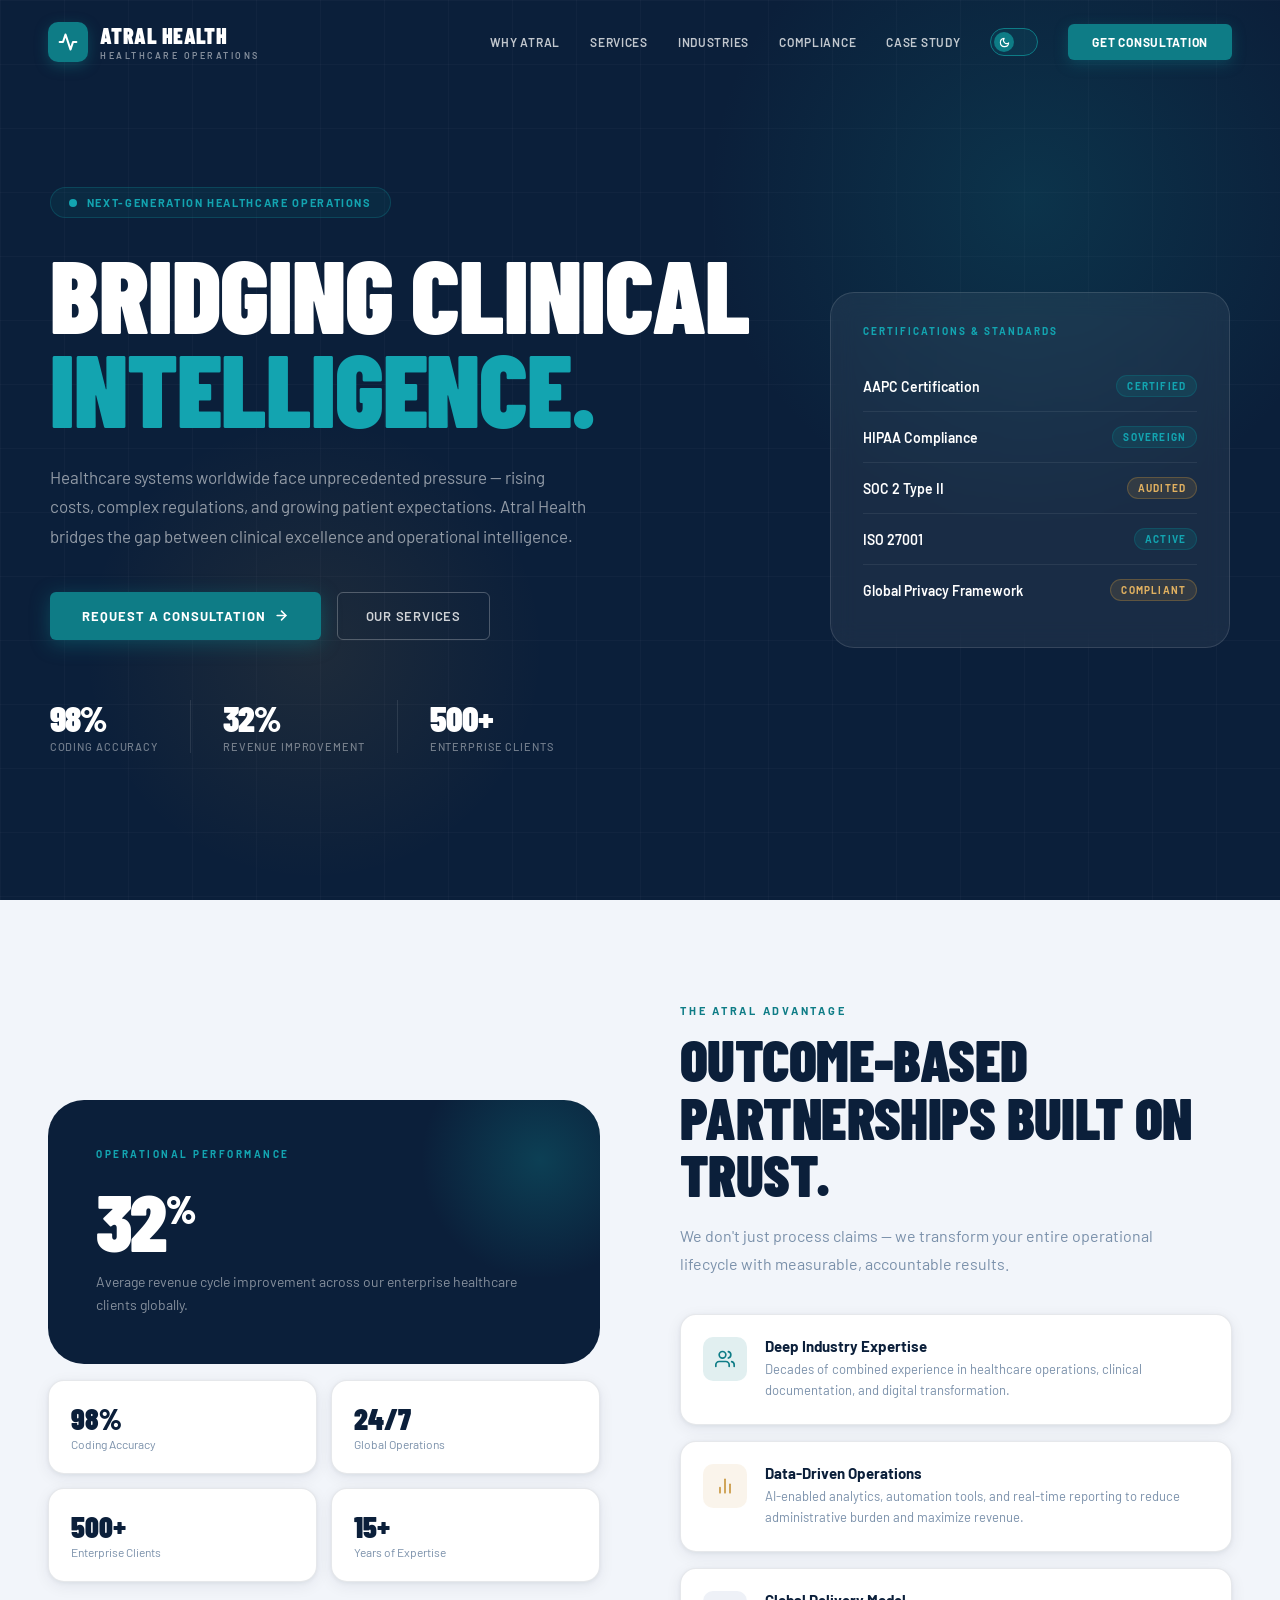
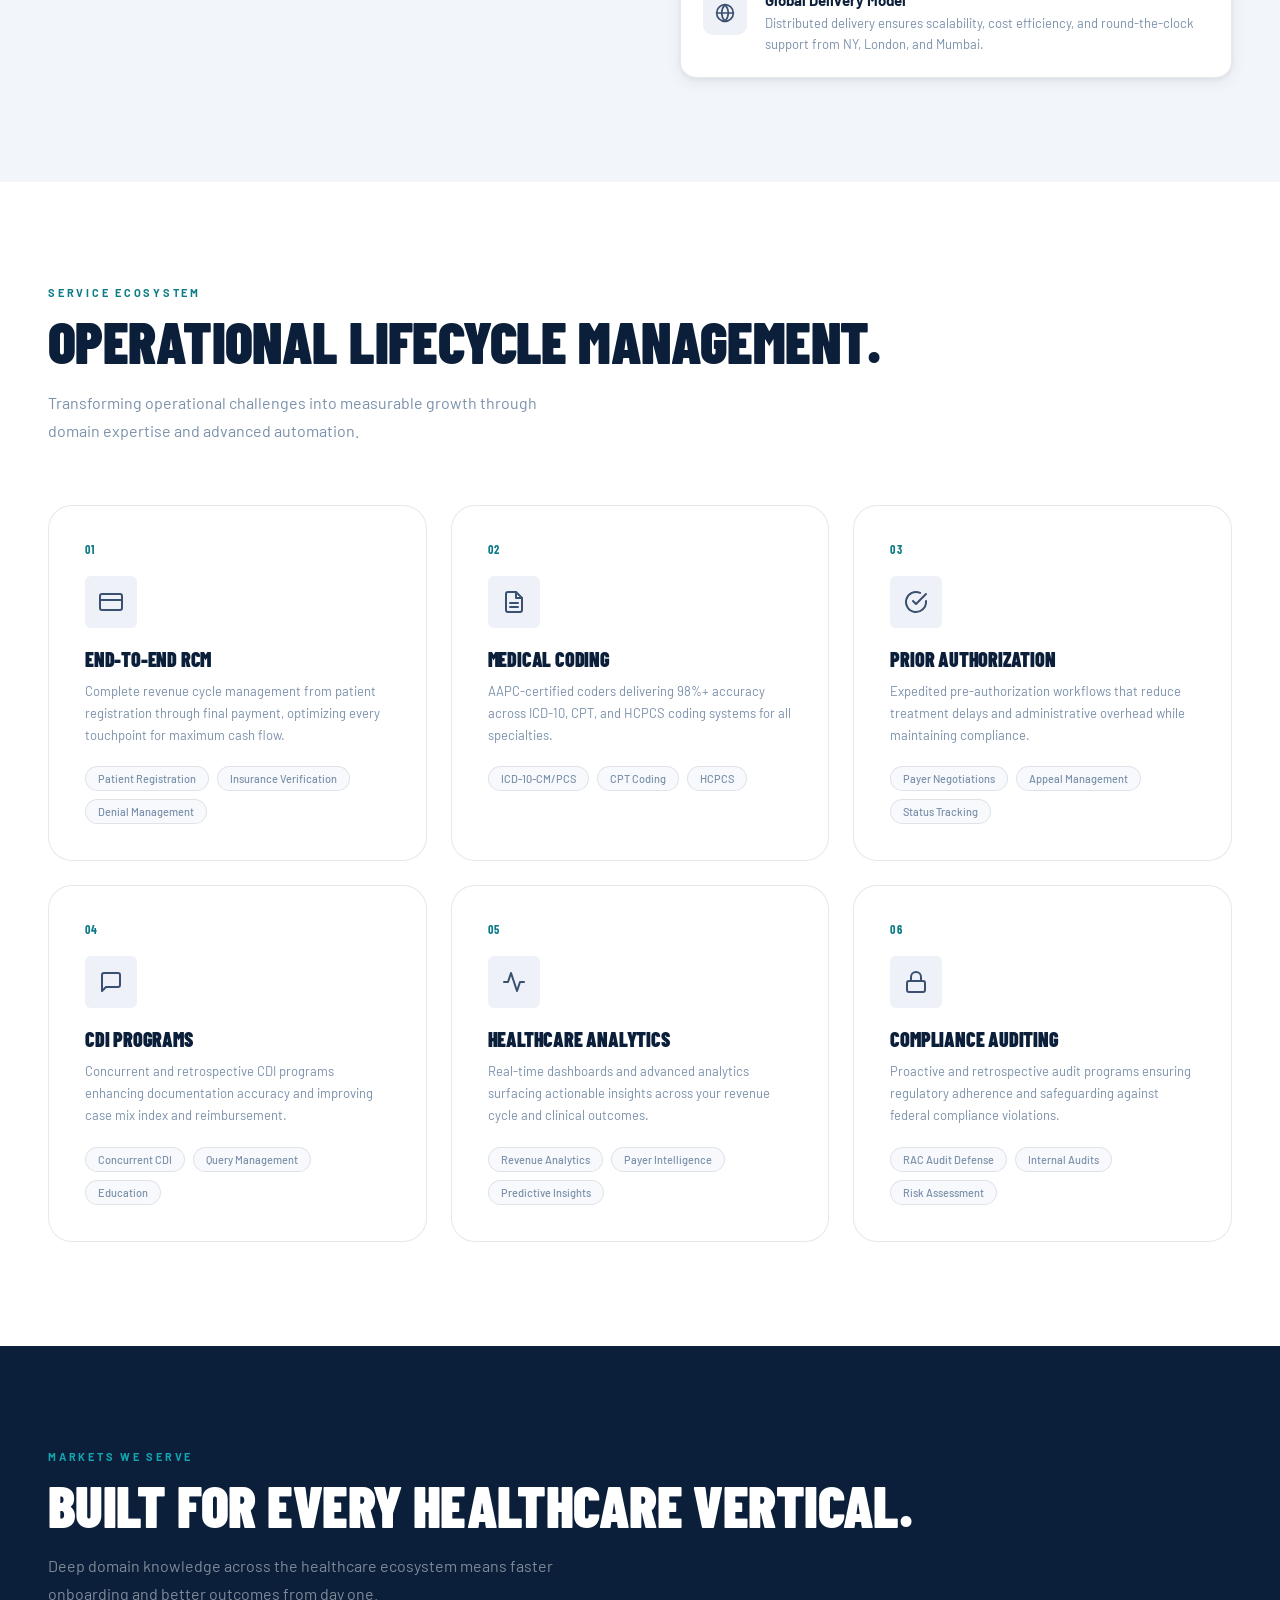
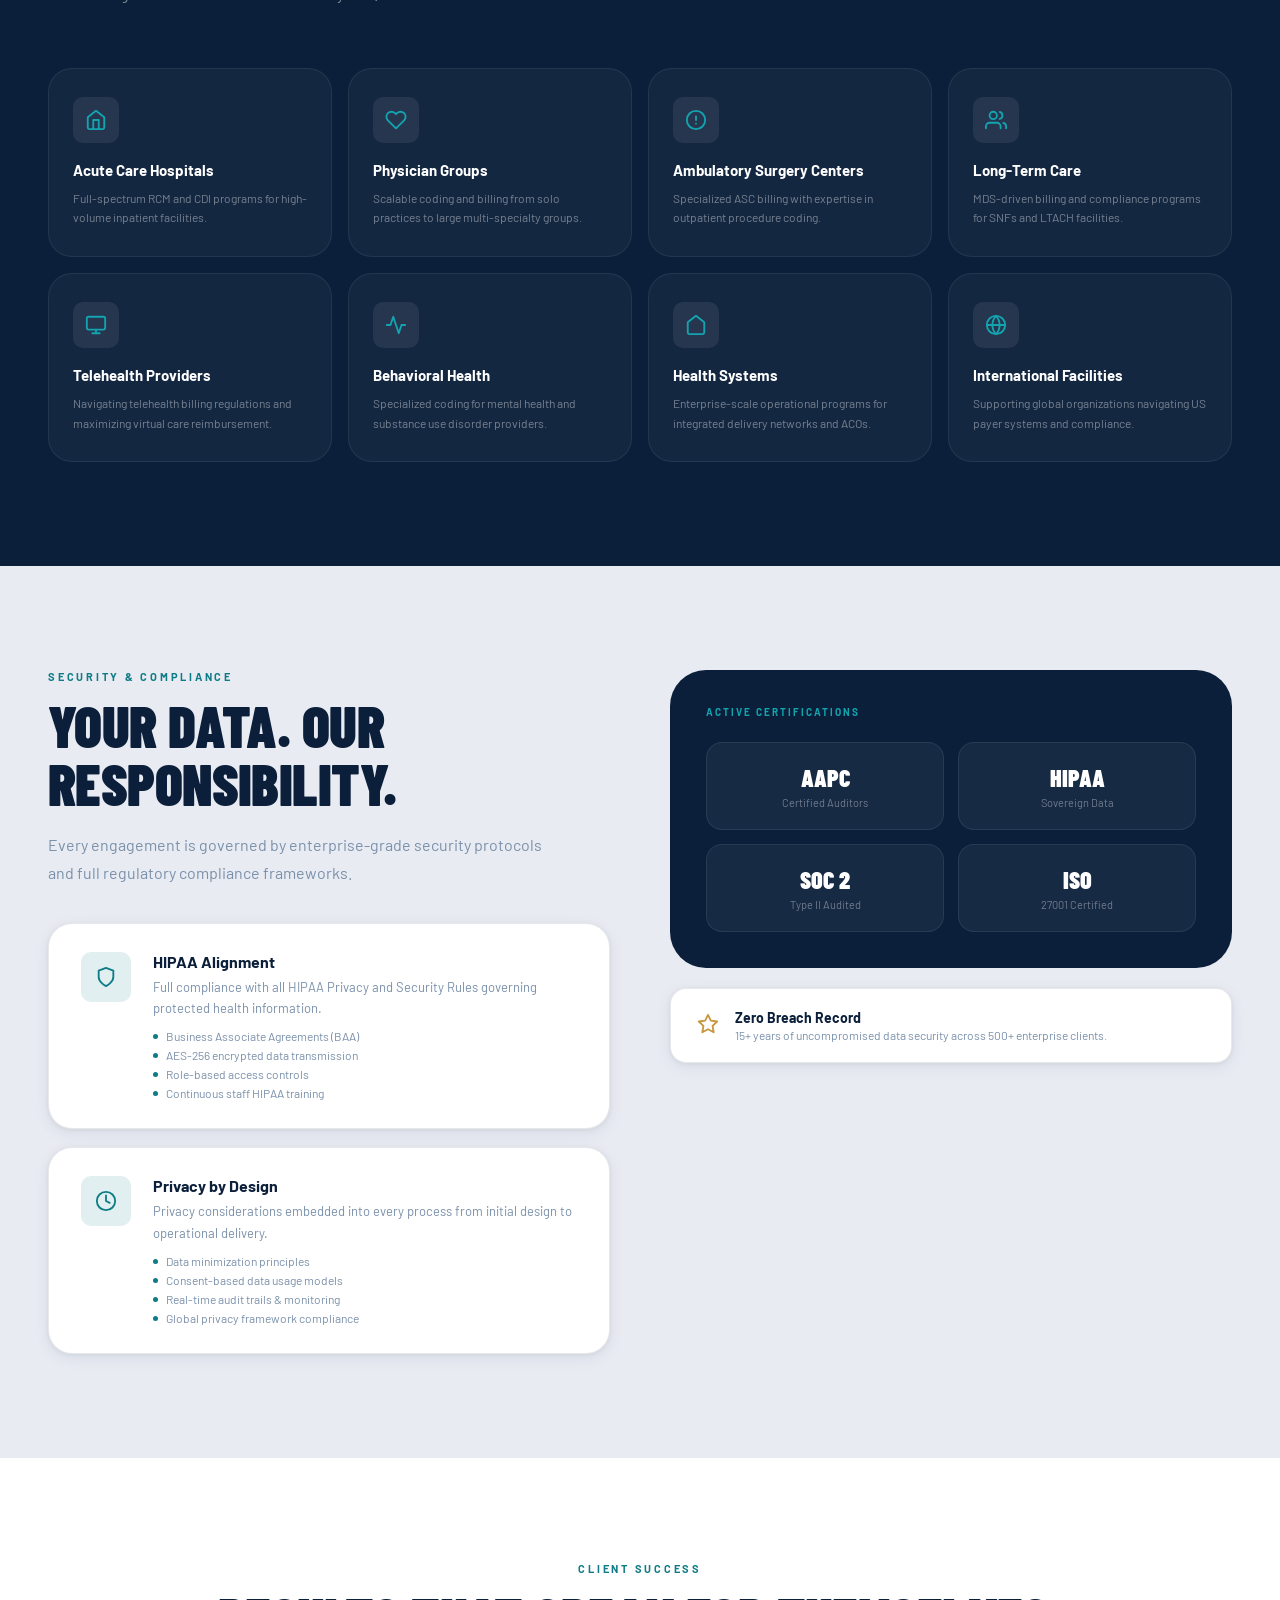
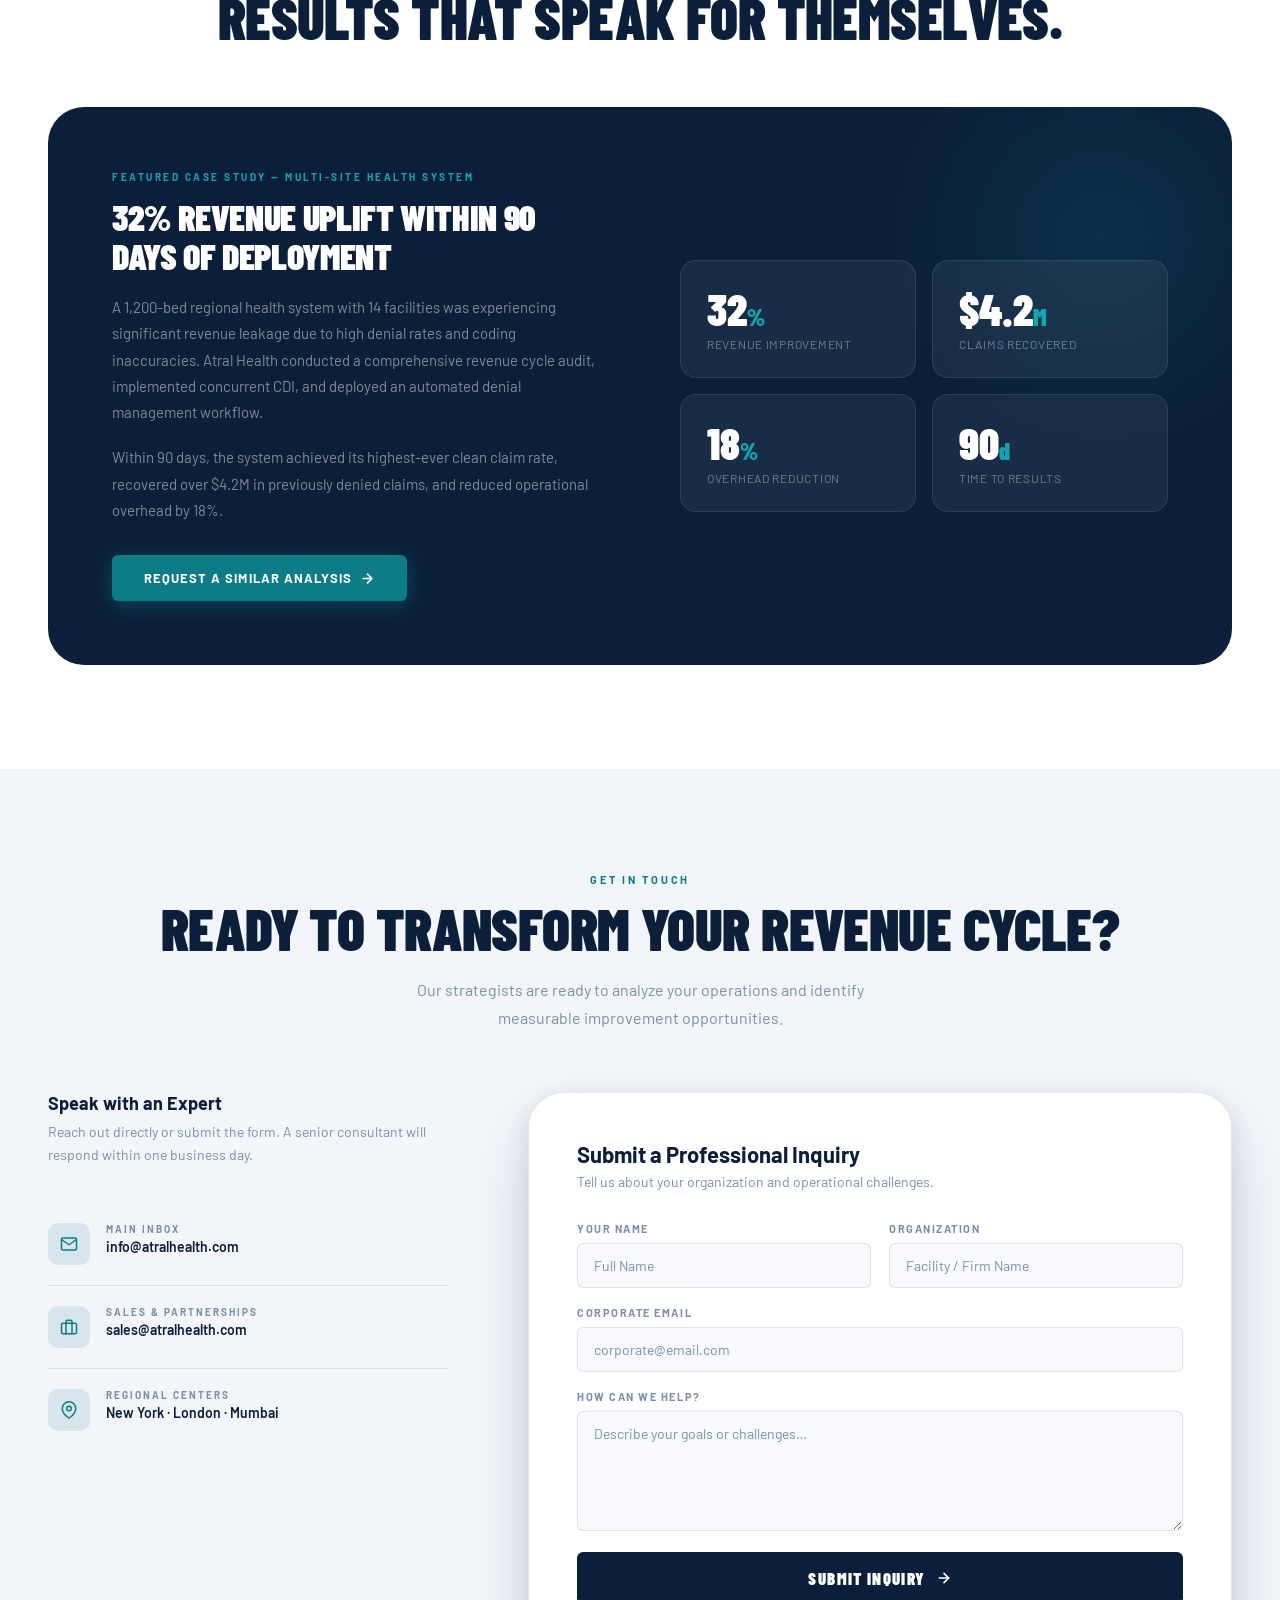
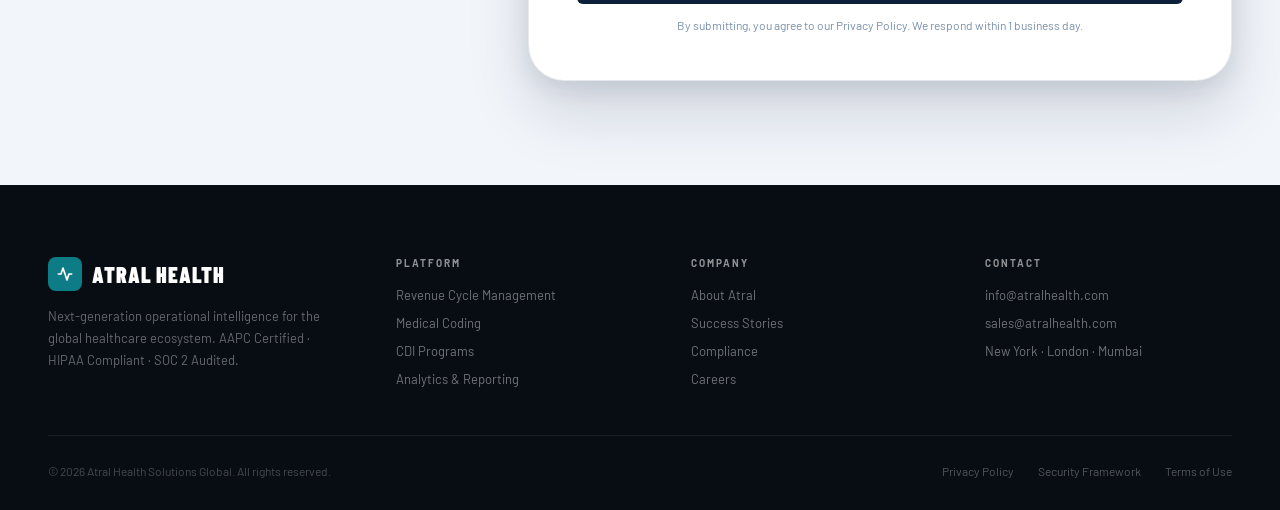
<file: index.html>
<!DOCTYPE html>
<html lang="en">
<head>
<meta name="google-site-verification" content="G3eOu7w10t2h8apHJliybaXr_o9OVWD89Gmm7Xp7gZI" />
<link rel="icon" href="/path/to/favicon.ico">
<meta charset="UTF-8">
<meta name="viewport" content="width=device-width, initial-scale=1.0">
<title>Atral Health | Enterprise Healthcare Operations & RCM</title>
<link href="https://fonts.googleapis.com/css2?family=Barlow+Condensed:wght@600;700;800;900&family=Barlow:wght@300;400;500;600;700&display=swap" rel="stylesheet">
<style>
/* ═══════════════════════════════════════════════
   THEME TOKENS — All colors live here ONLY
═══════════════════════════════════════════════ */
:root {
  --teal:        #0E7C86;
  --teal-lt:     #13A4B0;
  --teal-dim:    rgba(14,124,134,0.12);
  --gold:        #C8963E;
  --gold-lt:     #E0B060;
  --r-xs: 6px; --r-sm: 10px; --r-md: 16px; --r-lg: 24px; --r-xl: 36px;

  /* Light */
  --bg:           #F2F5FA;
  --bg-alt:       #E8EBF2;
  --surface:      #FFFFFF;
  --surface-2:    #F7F9FC;
  --surface-3:    #EEF1F7;
  --text-1:       #0B1F3A;
  --text-2:       #3A5070;
  --text-3:       #7A90AA;
  --border:       rgba(11,31,58,0.10);
  --border-s:     rgba(11,31,58,0.18);
  --dark-s:       #0B1F3A;
  --dark-s2:      #112849;
  --nav-bg:       rgba(255,255,255,0.96);
  --nav-border:   rgba(11,31,58,0.10);
  --nav-shadow:   0 2px 24px rgba(11,31,58,0.08);
  --sh-sm:        0 1px 4px rgba(11,31,58,0.06),0 4px 16px rgba(11,31,58,0.07);
  --sh-md:        0 2px 8px rgba(11,31,58,0.06),0 12px 32px rgba(11,31,58,0.09);
  --sh-lg:        0 8px 24px rgba(11,31,58,0.10),0 32px 64px rgba(11,31,58,0.14);
  --tog-track:    rgba(14,124,134,0.15);
  --tog-border:   #0E7C86;
  --tog-thumb:    #0E7C86;
}
html.dark {
  --bg:           #0C1018;
  --bg-alt:       #080C12;
  --surface:      #141921;
  --surface-2:    #1A2130;
  --surface-3:    #202838;
  --text-1:       #E6EDF8;
  --text-2:       #97ACC4;
  --text-3:       #546778;
  --border:       rgba(255,255,255,0.07);
  --border-s:     rgba(255,255,255,0.14);
  --dark-s:       #0B1F3A;
  --dark-s2:      #112849;
  --nav-bg:       rgba(12,16,24,0.96);
  --nav-border:   rgba(255,255,255,0.07);
  --nav-shadow:   0 2px 24px rgba(0,0,0,0.4);
  --sh-sm:        0 1px 4px rgba(0,0,0,0.3),0 4px 16px rgba(0,0,0,0.35);
  --sh-md:        0 2px 8px rgba(0,0,0,0.3),0 12px 32px rgba(0,0,0,0.4);
  --sh-lg:        0 8px 24px rgba(0,0,0,0.4),0 32px 64px rgba(0,0,0,0.5);
  --tog-track:    rgba(224,176,96,0.12);
  --tog-border:   #E0B060;
  --tog-thumb:    #E0B060;
}

/* ═══════════════════════════════════════════════ BASE */
*,*::before,*::after{box-sizing:border-box;margin:0;padding:0}
html{scroll-behavior:smooth}
body{
  font-family:'Barlow',sans-serif;color:var(--text-1);
  background:var(--bg);-webkit-font-smoothing:antialiased;
  overflow-x:hidden;transition:background .35s,color .35s;
}
h1,h2,h3,h4{
  font-family:'Barlow Condensed',sans-serif;font-weight:900;
  letter-spacing:-0.01em;line-height:1.0;color:var(--text-1);
  text-transform:uppercase;transition:color .35s;
}
a{text-decoration:none}
::-webkit-scrollbar{width:6px}
::-webkit-scrollbar-track{background:var(--bg)}
::-webkit-scrollbar-thumb{background:var(--teal);border-radius:10px}

/* Global transition for theme */
nav,section,footer,.svc-card,.value-item,.about-mini,
.comp-card,.contact-form-wrap,.trust-strip,.ind-card,
.cert-tile,.form-control,.cert-showcase,.metric-tile,
.hero-card,.tag,.c-icon,.v-icon,.svc-icon,.footer-brand-name{
  transition:background .35s,border-color .35s,box-shadow .35s,color .35s;
}

/* ═══════════════════════════════════════════════ LAYOUT */
.container{max-width:1280px;margin:0 auto;padding:0 48px}
section{padding:104px 0}

/* ═══════════════════════════════════════════════ NAV */
#navbar{position:fixed;top:0;left:0;width:100%;z-index:200;padding:22px 0;transition:all .4s}
#navbar.scrolled{background:var(--nav-bg);backdrop-filter:blur(20px) saturate(180%);border-bottom:1px solid var(--nav-border);padding:14px 0;box-shadow:var(--nav-shadow)}
.nav-inner{max-width:1280px;margin:0 auto;padding:0 48px;display:flex;align-items:center;justify-content:space-between}

.logo{display:flex;align-items:center;gap:12px}
.logo-icon{width:40px;height:40px;border-radius:10px;background:var(--teal);display:flex;align-items:center;justify-content:center;flex-shrink:0;box-shadow:0 4px 14px rgba(14,124,134,.4)}
.logo-icon svg{color:#fff}
.logo-name{font-family:'Barlow Condensed',sans-serif;font-size:22px;font-weight:900;letter-spacing:.02em;text-transform:uppercase;color:#fff;line-height:1;transition:color .35s}
.logo-sub{font-size:9px;font-weight:600;letter-spacing:.28em;text-transform:uppercase;color:rgba(255,255,255,.5);display:block;margin-top:3px;transition:color .35s}
#navbar.scrolled .logo-name{color:var(--text-1)}
#navbar.scrolled .logo-sub{color:var(--text-3)}

.nav-links{display:flex;align-items:center;gap:30px}
.nav-links>a{font-size:12px;font-weight:600;letter-spacing:.06em;text-transform:uppercase;color:rgba(255,255,255,.75);transition:color .2s}
.nav-links>a:hover{color:#fff}
#navbar.scrolled .nav-links>a{color:var(--text-2)}
#navbar.scrolled .nav-links>a:hover{color:var(--text-1)}

.nav-cta{background:var(--teal)!important;color:#fff!important;padding:11px 24px;border-radius:var(--r-xs);font-size:12px!important;font-weight:700!important;letter-spacing:.08em;text-transform:uppercase;box-shadow:0 4px 14px rgba(14,124,134,.35);transition:background .2s,transform .2s!important}
.nav-cta:hover{background:var(--teal-lt)!important;transform:translateY(-1px)}

/* Theme toggle */
.theme-btn{width:48px;height:28px;background:var(--tog-track);border:1.5px solid var(--tog-border);border-radius:20px;cursor:pointer;position:relative;flex-shrink:0;outline:none;transition:background .35s,border-color .35s}
.theme-thumb{position:absolute;top:3px;left:3px;width:20px;height:20px;border-radius:50%;background:var(--tog-thumb);display:flex;align-items:center;justify-content:center;transition:transform .35s cubic-bezier(.34,1.56,.64,1),background .35s}
html.dark .theme-thumb{transform:translateX(20px)}
.icon-light,.icon-dark{width:11px;height:11px;pointer-events:none}
.icon-light{display:none}
html.dark .icon-light{display:block}
html.dark .icon-dark{display:none}

/* Hamburger */
.hamburger{display:none;background:none;border:none;cursor:pointer;padding:6px;flex-direction:column;gap:5px}
.hamburger span{display:block;width:24px;height:2.5px;background:rgba(255,255,255,.85);border-radius:2px;transition:background .35s}
#navbar.scrolled .hamburger span{background:var(--text-1)}

/* Mobile nav */
.mobile-nav{display:none;position:fixed;inset:0;z-index:190;background:var(--surface);flex-direction:column;padding:100px 40px 40px;gap:8px}
.mobile-nav.open{display:flex}
.mobile-nav a{font-family:'Barlow Condensed',sans-serif;font-size:42px;font-weight:900;text-transform:uppercase;color:var(--text-1);opacity:.65;transition:opacity .2s}
.mobile-nav a:hover{opacity:1}
.mob-close{position:absolute;top:22px;right:26px;background:none;border:none;font-size:30px;line-height:1;color:var(--text-1);cursor:pointer}

/* ═══════════════════════════════════════════════ HERO */
.hero{min-height:100vh;background:var(--dark-s);position:relative;overflow:hidden;display:flex;align-items:center;padding:120px 0 80px}
.hero::before{content:'';position:absolute;inset:0;background-image:linear-gradient(rgba(255,255,255,.025) 1px,transparent 1px),linear-gradient(90deg,rgba(255,255,255,.025) 1px,transparent 1px);background-size:64px 64px}
.hero-glow-a{position:absolute;pointer-events:none;width:700px;height:700px;top:-150px;right:-100px;background:radial-gradient(circle,rgba(14,124,134,.22) 0%,transparent 65%)}
.hero-glow-b{position:absolute;pointer-events:none;width:500px;height:500px;bottom:0;left:5%;background:radial-gradient(circle,rgba(200,150,62,.10) 0%,transparent 65%)}
.hero-inner{max-width:1280px;margin:0 auto;padding:0 48px;position:relative;z-index:1;display:grid;grid-template-columns:1fr 400px;gap:80px;align-items:center}

.hero-badge{display:inline-flex;align-items:center;gap:10px;background:rgba(14,124,134,.12);border:1px solid rgba(14,124,134,.35);border-radius:40px;padding:8px 18px;margin-bottom:28px}
.hero-badge-dot{width:8px;height:8px;border-radius:50%;background:var(--teal-lt);animation:pulse-dot 2.5s infinite}
@keyframes pulse-dot{0%,100%{box-shadow:0 0 0 0 rgba(19,164,176,.7)}50%{box-shadow:0 0 0 8px rgba(19,164,176,0)}}
.hero-badge span{font-size:11px;font-weight:700;letter-spacing:.15em;text-transform:uppercase;color:var(--teal-lt)}
.hero h1{font-size:clamp(56px,8vw,108px);font-weight:900;color:#fff;line-height:.92;letter-spacing:-.01em;margin-bottom:28px;text-transform:uppercase}
.hero h1 .accent{color:var(--teal-lt)}
.hero-desc{font-size:17px;line-height:1.75;color:rgba(255,255,255,.55);max-width:540px;margin-bottom:40px;font-weight:400}
.hero-btns{display:flex;gap:16px;flex-wrap:wrap;margin-bottom:60px}

.btn-primary{display:inline-flex;align-items:center;gap:8px;background:var(--teal);color:#fff;padding:15px 32px;border-radius:var(--r-xs);font-size:13px;font-weight:700;letter-spacing:.08em;text-transform:uppercase;box-shadow:0 4px 20px rgba(14,124,134,.45);transition:background .2s,transform .2s,box-shadow .2s}
.btn-primary:hover{background:var(--teal-lt);transform:translateY(-2px);box-shadow:0 8px 28px rgba(14,124,134,.5)}
.btn-ghost{display:inline-flex;align-items:center;gap:8px;border:1.5px solid rgba(255,255,255,.25);color:rgba(255,255,255,.8);padding:15px 28px;border-radius:var(--r-xs);font-size:13px;font-weight:600;letter-spacing:.06em;text-transform:uppercase;transition:border-color .2s,color .2s}
.btn-ghost:hover{border-color:rgba(255,255,255,.65);color:#fff}

.hero-stats{display:flex}
.hero-stat{padding:0 32px 0 0}
.hero-stat:first-child{padding-left:0}
.hero-stat+.hero-stat{border-left:1px solid rgba(255,255,255,.1);padding-left:32px}
.hero-stat-val{font-family:'Barlow Condensed',sans-serif;font-size:36px;font-weight:900;color:#fff;line-height:1;letter-spacing:-.02em}
.hero-stat-lbl{font-size:11px;font-weight:500;color:rgba(255,255,255,.42);letter-spacing:.08em;text-transform:uppercase;margin-top:4px}

.hero-card{background:rgba(255,255,255,.06);border:1px solid rgba(255,255,255,.12);border-radius:var(--r-lg);backdrop-filter:blur(12px);padding:32px}
.hero-card-label{font-size:10px;font-weight:700;letter-spacing:.2em;text-transform:uppercase;color:var(--teal-lt);margin-bottom:24px}
.cert-row{display:flex;align-items:center;justify-content:space-between;padding:14px 0;border-bottom:1px solid rgba(255,255,255,.07)}
.cert-row:last-child{border-bottom:none}
.cert-row-name{font-size:14px;font-weight:600;color:#fff}
.cert-pill{font-size:10px;font-weight:700;letter-spacing:.12em;text-transform:uppercase;padding:4px 10px;border-radius:20px;background:rgba(14,124,134,.2);color:var(--teal-lt);border:1px solid rgba(14,124,134,.35)}
.cert-pill.gold{background:rgba(200,150,62,.15);color:var(--gold-lt);border-color:rgba(200,150,62,.3)}

/* ═══════════════════════════════════════════════ SECTION HELPERS */
.label{font-size:11px;font-weight:700;letter-spacing:.25em;text-transform:uppercase;color:var(--teal);display:block;margin-bottom:14px}
.section-title{font-size:clamp(36px,4.5vw,58px);font-weight:900;text-transform:uppercase;color:var(--text-1);line-height:1.0;margin-bottom:18px}
.section-desc{font-size:16px;line-height:1.75;color:var(--text-3);max-width:520px;font-weight:400}
.sec-head{margin-bottom:60px}
.sec-head.center{text-align:center}
.sec-head.center .section-desc{margin:0 auto}

/* ═══════════════════════════════════════════════ ABOUT */
#about{background:var(--bg)}
.about-grid{display:grid;grid-template-columns:1fr 1fr;gap:80px;align-items:center}
.about-big-card{background:var(--dark-s);border-radius:var(--r-xl);padding:48px;position:relative;overflow:hidden;margin-bottom:16px}
.about-big-card::after{content:'';position:absolute;top:-60px;right:-60px;width:240px;height:240px;background:radial-gradient(circle,rgba(14,124,134,.35),transparent 70%)}
.about-big-label{font-size:10px;font-weight:700;letter-spacing:.25em;text-transform:uppercase;color:var(--teal-lt);margin-bottom:20px;position:relative;z-index:1}
.about-big-num{font-family:'Barlow Condensed',sans-serif;font-size:80px;font-weight:900;color:#fff;line-height:1;letter-spacing:-.02em;position:relative;z-index:1}
.about-big-num sup{font-size:40px}
.about-big-desc{font-size:14px;color:rgba(255,255,255,.5);margin-top:10px;line-height:1.65;position:relative;z-index:1}
.about-mini-row{display:grid;grid-template-columns:1fr 1fr;gap:14px}
.about-mini{background:var(--surface);border:1px solid var(--border);border-radius:var(--r-md);padding:22px;box-shadow:var(--sh-sm)}
.about-mini-val{font-family:'Barlow Condensed',sans-serif;font-size:30px;font-weight:900;color:var(--text-1);line-height:1}
.about-mini-lbl{font-size:12px;color:var(--text-3);margin-top:4px}
.values{display:flex;flex-direction:column;gap:16px;margin-top:36px}
.value-item{display:flex;gap:18px;align-items:flex-start;background:var(--surface);border:1px solid var(--border);border-radius:var(--r-md);padding:22px;box-shadow:var(--sh-sm)}
.value-item:hover{box-shadow:var(--sh-md)}
.v-icon{width:44px;height:44px;flex-shrink:0;border-radius:10px;display:flex;align-items:center;justify-content:center}
.v-icon.t{background:var(--teal-dim);color:var(--teal)}
.v-icon.g{background:rgba(200,150,62,.10);color:var(--gold)}
.v-icon.n{background:var(--surface-3);color:var(--text-2)}
.v-title{font-size:15px;font-weight:700;color:var(--text-1);margin-bottom:4px;font-family:'Barlow',sans-serif;text-transform:none;letter-spacing:0}
.v-desc{font-size:13px;color:var(--text-3);line-height:1.65}

/* ═══════════════════════════════════════════════ SERVICES */
#services{background:var(--surface)}
.svc-grid{display:grid;grid-template-columns:repeat(3,1fr);gap:24px}
.svc-card{background:var(--surface);border:1px solid var(--border);border-radius:var(--r-lg);padding:36px;position:relative;overflow:hidden;transition:transform .3s,box-shadow .3s,border-color .3s,background .35s}
.svc-card::after{content:'';position:absolute;top:0;left:0;right:0;height:3px;background:var(--teal);transform:scaleX(0);transform-origin:left;transition:transform .3s}
.svc-card:hover{transform:translateY(-6px);box-shadow:var(--sh-lg);border-color:rgba(14,124,134,.25)}
.svc-card:hover::after{transform:scaleX(1)}
.svc-num{font-family:'Barlow Condensed',sans-serif;font-size:12px;font-weight:700;letter-spacing:.1em;color:var(--teal);margin-bottom:20px;display:block}
.svc-icon{width:52px;height:52px;border-radius:var(--r-xs);background:var(--surface-3);color:var(--text-2);display:flex;align-items:center;justify-content:center;margin-bottom:20px}
.svc-title{font-size:20px;font-weight:900;text-transform:uppercase;color:var(--text-1);margin-bottom:10px;font-family:'Barlow Condensed',sans-serif;letter-spacing:-.01em;line-height:1.1}
.svc-desc{font-size:13px;line-height:1.7;color:var(--text-3);margin-bottom:20px}
.svc-tags{display:flex;flex-wrap:wrap;gap:8px}
.tag{font-size:11px;font-weight:500;padding:5px 12px;border-radius:20px;border:1px solid var(--border);color:var(--text-3);background:var(--surface-2)}

/* ═══════════════════════════════════════════════ INDUSTRIES */
#industries{background:var(--dark-s)}
#industries .label{color:var(--teal-lt)}
#industries .section-title{color:#fff}
#industries .section-desc{color:rgba(255,255,255,.48)}
.ind-grid{display:grid;grid-template-columns:repeat(4,1fr);gap:16px;margin-top:56px}
.ind-card{background:rgba(255,255,255,.04);border:1px solid rgba(255,255,255,.07);border-radius:var(--r-lg);padding:28px 24px;transition:background .3s,border-color .3s,transform .3s}
.ind-card:hover{background:rgba(14,124,134,.12);border-color:rgba(14,124,134,.3);transform:translateY(-4px)}
.ind-icon{width:46px;height:46px;border-radius:10px;background:rgba(255,255,255,.07);display:flex;align-items:center;justify-content:center;color:var(--teal-lt);margin-bottom:18px}
.ind-title{font-size:15px;font-weight:700;color:#fff;margin-bottom:8px;font-family:'Barlow',sans-serif;text-transform:none;letter-spacing:0;line-height:1.3}
.ind-desc{font-size:12px;color:rgba(255,255,255,.42);line-height:1.65}

/* ═══════════════════════════════════════════════ COMPLIANCE */
#compliance{background:var(--bg-alt)}
.comp-layout{display:grid;grid-template-columns:1fr 1fr;gap:60px;align-items:start}
.comp-cards{display:flex;flex-direction:column;gap:18px}
.comp-card{background:var(--surface);border:1px solid var(--border);border-radius:var(--r-lg);padding:28px 32px;display:flex;gap:22px;align-items:flex-start;box-shadow:var(--sh-sm)}
.comp-icon{width:50px;height:50px;flex-shrink:0;border-radius:10px;background:var(--teal-dim);color:var(--teal);display:flex;align-items:center;justify-content:center}
.comp-title{font-size:16px;font-weight:700;color:var(--text-1);margin-bottom:6px;font-family:'Barlow',sans-serif;text-transform:none;letter-spacing:0}
.comp-desc{font-size:13px;color:var(--text-3);line-height:1.65}
.comp-list{margin-top:10px;display:flex;flex-direction:column;gap:5px}
.comp-list li{display:flex;align-items:center;gap:8px;font-size:12px;color:var(--text-3);list-style:none}
.comp-list li::before{content:'';width:5px;height:5px;border-radius:50%;background:var(--teal);flex-shrink:0}
.cert-showcase{background:var(--dark-s);border-radius:var(--r-xl);padding:36px;margin-bottom:20px}
.cert-showcase-lbl{font-size:10px;font-weight:700;letter-spacing:.2em;text-transform:uppercase;color:var(--teal-lt);margin-bottom:24px}
.cert-grid-2{display:grid;grid-template-columns:1fr 1fr;gap:14px}
.cert-tile{background:rgba(255,255,255,.05);border:1px solid rgba(255,255,255,.08);border-radius:var(--r-md);padding:20px;text-align:center;transition:background .3s}
.cert-tile:hover{background:rgba(14,124,134,.15)}
.cert-tile-name{font-family:'Barlow Condensed',sans-serif;font-size:24px;font-weight:900;color:#fff;text-transform:uppercase}
.cert-tile-sub{font-size:11px;color:rgba(255,255,255,.38);margin-top:4px}
.trust-strip{background:var(--surface);border:1px solid var(--border);border-radius:var(--r-md);padding:20px 26px;display:flex;align-items:center;gap:16px;box-shadow:var(--sh-sm)}
.trust-strip-icon{color:var(--gold);flex-shrink:0}
.trust-strip-title{font-size:14px;font-weight:700;color:var(--text-1)}
.trust-strip-sub{font-size:12px;color:var(--text-3);margin-top:2px}

/* ═══════════════════════════════════════════════ CASE STUDY */
#case-study{background:var(--surface)}
.case-card{background:var(--dark-s);border-radius:var(--r-xl);padding:64px;display:grid;grid-template-columns:1fr 1fr;gap:80px;align-items:center;position:relative;overflow:hidden}
.case-card::before{content:'';position:absolute;top:-80px;right:-80px;width:420px;height:420px;background:radial-gradient(circle,rgba(14,124,134,.18),transparent 70%);pointer-events:none}
.case-lbl{font-size:10px;font-weight:700;letter-spacing:.25em;text-transform:uppercase;color:var(--teal-lt);display:block;margin-bottom:14px}
.case-title{font-size:36px;font-weight:900;text-transform:uppercase;color:#fff;line-height:1.1;margin-bottom:18px}
.case-desc{font-size:15px;color:rgba(255,255,255,.48);line-height:1.75}
.case-btn{margin-top:32px}
.metrics-grid{display:grid;grid-template-columns:1fr 1fr;gap:16px;position:relative;z-index:1}
.metric-tile{background:rgba(255,255,255,.06);border:1px solid rgba(255,255,255,.09);border-radius:var(--r-md);padding:26px}
.metric-val{font-family:'Barlow Condensed',sans-serif;font-size:44px;font-weight:900;color:#fff;line-height:1}
.metric-val .u{font-size:24px;color:var(--teal-lt)}
.metric-lbl{font-size:12px;color:rgba(255,255,255,.38);margin-top:6px;letter-spacing:.06em;text-transform:uppercase}

/* ═══════════════════════════════════════════════ CONTACT */
#contact{background:var(--bg)}
.contact-grid{display:grid;grid-template-columns:400px 1fr;gap:80px;align-items:start}
.contact-side-title{font-size:18px;font-weight:700;color:var(--text-1);margin-bottom:6px;font-family:'Barlow',sans-serif;text-transform:none;letter-spacing:0}
.contact-side-desc{font-size:14px;color:var(--text-3);line-height:1.7;margin-bottom:36px}
.c-info-item{display:flex;gap:16px;align-items:flex-start;padding:20px 0;border-bottom:1px solid var(--border)}
.c-info-item:last-child{border-bottom:none}
.c-icon{width:42px;height:42px;flex-shrink:0;background:var(--teal-dim);color:var(--teal);border-radius:10px;display:flex;align-items:center;justify-content:center}
.c-lbl{font-size:10px;font-weight:700;text-transform:uppercase;letter-spacing:.2em;color:var(--text-3);margin-bottom:3px}
.c-value{font-size:14px;font-weight:600;color:var(--text-1)}
.contact-form-wrap{background:var(--surface);border:1px solid var(--border);border-radius:var(--r-xl);padding:48px;box-shadow:var(--sh-lg)}
.form-title{font-size:22px;font-weight:700;color:var(--text-1);margin-bottom:6px;font-family:'Barlow',sans-serif;text-transform:none;letter-spacing:0}
.form-subtitle{font-size:14px;color:var(--text-3);margin-bottom:32px}
.form-row{display:grid;grid-template-columns:1fr 1fr;gap:18px}
.form-group{margin-bottom:18px}
.form-label{display:block;font-size:11px;font-weight:700;text-transform:uppercase;letter-spacing:.14em;color:var(--text-3);margin-bottom:8px}
.form-control{width:100%;background:var(--surface-2);border:1.5px solid var(--border);border-radius:var(--r-xs);padding:13px 16px;font-family:'Barlow',sans-serif;font-size:14px;font-weight:400;color:var(--text-1);outline:none;transition:border-color .2s,box-shadow .2s,background .35s,color .35s}
.form-control:focus{border-color:var(--teal);box-shadow:0 0 0 3px rgba(14,124,134,.12);background:var(--surface)}
.form-control::placeholder{color:var(--text-3)}
textarea.form-control{resize:vertical;min-height:120px}
.btn-submit{width:100%;background:var(--dark-s);color:#fff;border:none;padding:16px 32px;border-radius:var(--r-xs);font-family:'Barlow Condensed',sans-serif;font-size:17px;font-weight:900;letter-spacing:.08em;text-transform:uppercase;cursor:pointer;display:flex;align-items:center;justify-content:center;gap:10px;transition:background .2s,transform .2s}
.btn-submit:hover{background:var(--teal);transform:translateY(-2px)}
.form-note{font-size:12px;color:var(--text-3);text-align:center;margin-top:14px}
#success-msg{display:none;text-align:center;padding:48px 24px}
.success-icon{width:72px;height:72px;border-radius:50%;background:var(--teal-dim);color:var(--teal);display:flex;align-items:center;justify-content:center;margin:0 auto 22px}
#success-msg h3{font-size:24px;font-weight:900;color:var(--text-1);text-transform:uppercase;margin-bottom:8px}
#success-msg p{font-size:14px;color:var(--text-3)}
#success-msg button{margin-top:24px;background:none;border:1.5px solid var(--border);padding:10px 24px;border-radius:var(--r-xs);font-family:'Barlow',sans-serif;font-size:13px;color:var(--text-1);cursor:pointer;transition:background .2s,border-color .2s}
#success-msg button:hover{background:var(--surface-2);border-color:var(--teal)}

/* ═══════════════════════════════════════════════ FOOTER */
footer{background:#080D14;padding:72px 0 32px}
html.dark footer{background:#060A10}
.footer-top{display:grid;grid-template-columns:300px repeat(3,1fr);gap:48px;padding-bottom:48px;border-bottom:1px solid rgba(255,255,255,.07)}
.footer-brand-name{font-family:'Barlow Condensed',sans-serif;font-size:22px;font-weight:900;text-transform:uppercase;color:#fff;letter-spacing:.04em;margin-bottom:14px;display:flex;align-items:center;gap:10px}
.f-logo-mark{width:34px;height:34px;border-radius:8px;background:var(--teal);display:flex;align-items:center;justify-content:center;flex-shrink:0}
.footer-tagline{font-size:13px;color:rgba(255,255,255,.38);line-height:1.7}
.footer-col-title{font-size:10px;font-weight:700;letter-spacing:.2em;text-transform:uppercase;color:rgba(255,255,255,.55);margin-bottom:18px}
.footer-links{display:flex;flex-direction:column;gap:12px}
.footer-links a{font-size:13px;color:rgba(255,255,255,.42);transition:color .2s}
.footer-links a:hover{color:#fff}
.footer-bottom{display:flex;justify-content:space-between;align-items:center;padding-top:28px;flex-wrap:wrap;gap:14px}
.footer-copy{font-size:12px;color:rgba(255,255,255,.25)}
.footer-legal{display:flex;gap:24px}
.footer-legal a{font-size:12px;color:rgba(255,255,255,.3);transition:color .2s}
.footer-legal a:hover{color:rgba(255,255,255,.7)}

/* ═══════════════════════════════════════════════ ANIMATIONS */
.fade-up{opacity:0;transform:translateY(28px);transition:opacity .7s ease,transform .7s ease}
.fade-up.visible{opacity:1;transform:translateY(0)}
@keyframes spin{from{transform:rotate(0deg)}to{transform:rotate(360deg)}}

/* ═══════════════════════════════════════════════ RESPONSIVE */
@media(max-width:1100px){
  .hero-inner{grid-template-columns:1fr}
  .hero-card{display:none}
  .about-grid,.comp-layout,.contact-grid{grid-template-columns:1fr}
  .svc-grid{grid-template-columns:1fr 1fr}
  .ind-grid{grid-template-columns:1fr 1fr}
  .case-card{grid-template-columns:1fr;gap:48px}
  .footer-top{grid-template-columns:1fr 1fr}
}
@media(max-width:768px){
  section{padding:72px 0}
  .container{padding:0 22px}
  .nav-inner{padding:0 22px}
  .nav-links{display:none}
  .hamburger{display:flex}
  .svc-grid,.ind-grid,.cert-grid-2{grid-template-columns:1fr}
  .case-card{padding:32px}
  .metrics-grid{grid-template-columns:1fr 1fr}
  .form-row{grid-template-columns:1fr}
  .contact-form-wrap{padding:28px}
  .footer-top{grid-template-columns:1fr}
  .hero-inner{padding:0 22px}
  .hero-stats{flex-wrap:wrap;gap:20px}
  .about-mini-row{grid-template-columns:1fr 1fr}
}
</style>
</head>
<body>

<!-- NAV -->
<nav id="navbar">
  <div class="nav-inner">
    <a class="logo" href="#">
      <div class="logo-icon">
        <svg width="20" height="20" viewBox="0 0 24 24" fill="none" stroke="currentColor" stroke-width="2.5" stroke-linecap="round" stroke-linejoin="round"><polyline points="22 12 18 12 15 21 9 3 6 12 2 12"/></svg>
      </div>
      <div>
        <span class="logo-name">Atral Health</span>
        <span class="logo-sub">Healthcare Operations</span>
      </div>
    </a>
    <div class="nav-links">
      <a href="#about">Why Atral</a>
      <a href="#services">Services</a>
      <a href="#industries">Industries</a>
      <a href="#compliance">Compliance</a>
      <a href="#case-study">Case Study</a>
      <button class="theme-btn" id="theme-btn" aria-label="Toggle theme">
        <div class="theme-thumb">
          <svg class="icon-dark" viewBox="0 0 24 24" fill="none" stroke="#fff" stroke-width="2.5" stroke-linecap="round" stroke-linejoin="round"><path d="M21 12.79A9 9 0 1 1 11.21 3 7 7 0 0 0 21 12.79z"/></svg>
          <svg class="icon-light" viewBox="0 0 24 24" fill="none" stroke="#080D14" stroke-width="2.5" stroke-linecap="round" stroke-linejoin="round"><circle cx="12" cy="12" r="5"/><line x1="12" y1="1" x2="12" y2="3"/><line x1="12" y1="21" x2="12" y2="23"/><line x1="4.22" y1="4.22" x2="5.64" y2="5.64"/><line x1="18.36" y1="18.36" x2="19.78" y2="19.78"/><line x1="1" y1="12" x2="3" y2="12"/><line x1="21" y1="12" x2="23" y2="12"/><line x1="4.22" y1="19.78" x2="5.64" y2="18.36"/><line x1="18.36" y1="5.64" x2="19.78" y2="4.22"/></svg>
        </div>
      </button>
      <a href="#contact" class="nav-cta">Get Consultation</a>
    </div>
    <button class="hamburger" id="hamburger" aria-label="Menu">
      <span></span><span></span><span></span>
    </button>
  </div>
</nav>

<!-- Mobile Nav -->
<div class="mobile-nav" id="mobile-nav">
  <button class="mob-close" id="mob-close">✕</button>
  <a href="#about">Why Atral</a>
  <a href="#services">Services</a>
  <a href="#industries">Industries</a>
  <a href="#compliance">Compliance</a>
  <a href="#case-study">Case Study</a>
  <a href="#contact" style="color:var(--teal)">Get Consultation</a>
</div>

<!-- HERO -->
<section class="hero" id="home">
  <div class="hero-glow-a"></div>
  <div class="hero-glow-b"></div>
  <div class="hero-inner">
    <div>
      <div class="hero-badge">
        <span class="hero-badge-dot"></span>
        <span>Next-Generation Healthcare Operations</span>
      </div>
      <h1>Bridging Clinical<br><span class="accent">Intelligence.</span></h1>
      <p class="hero-desc">Healthcare systems worldwide face unprecedented pressure — rising costs, complex regulations, and growing patient expectations. Atral Health bridges the gap between clinical excellence and operational intelligence.</p>
      <div class="hero-btns">
        <a href="#contact" class="btn-primary">Request a Consultation <svg width="15" height="15" viewBox="0 0 24 24" fill="none" stroke="currentColor" stroke-width="2.5" stroke-linecap="round" stroke-linejoin="round"><line x1="5" y1="12" x2="19" y2="12"/><polyline points="12 5 19 12 12 19"/></svg></a>
        <a href="#services" class="btn-ghost">Our Services</a>
      </div>
      <div class="hero-stats">
        <div class="hero-stat"><div class="hero-stat-val">98%</div><div class="hero-stat-lbl">Coding Accuracy</div></div>
        <div class="hero-stat"><div class="hero-stat-val">32%</div><div class="hero-stat-lbl">Revenue Improvement</div></div>
        <div class="hero-stat"><div class="hero-stat-val">500+</div><div class="hero-stat-lbl">Enterprise Clients</div></div>
      </div>
    </div>
    <div class="hero-card">
      <div class="hero-card-label">Certifications &amp; Standards</div>
      <div class="cert-row"><span class="cert-row-name">AAPC Certification</span><span class="cert-pill">Certified</span></div>
      <div class="cert-row"><span class="cert-row-name">HIPAA Compliance</span><span class="cert-pill">Sovereign</span></div>
      <div class="cert-row"><span class="cert-row-name">SOC 2 Type II</span><span class="cert-pill gold">Audited</span></div>
      <div class="cert-row"><span class="cert-row-name">ISO 27001</span><span class="cert-pill">Active</span></div>
      <div class="cert-row"><span class="cert-row-name">Global Privacy Framework</span><span class="cert-pill gold">Compliant</span></div>
    </div>
  </div>
</section>

<!-- ABOUT -->
<section id="about">
  <div class="container">
    <div class="about-grid">
      <div class="fade-up">
        <div class="about-big-card">
          <div class="about-big-label">Operational Performance</div>
          <div class="about-big-num">32<sup>%</sup></div>
          <div class="about-big-desc">Average revenue cycle improvement across our enterprise healthcare clients globally.</div>
        </div>
        <div class="about-mini-row">
          <div class="about-mini"><div class="about-mini-val">98%</div><div class="about-mini-lbl">Coding Accuracy</div></div>
          <div class="about-mini"><div class="about-mini-val">24/7</div><div class="about-mini-lbl">Global Operations</div></div>
          <div class="about-mini"><div class="about-mini-val">500+</div><div class="about-mini-lbl">Enterprise Clients</div></div>
          <div class="about-mini"><div class="about-mini-val">15+</div><div class="about-mini-lbl">Years of Expertise</div></div>
        </div>
      </div>
      <div class="fade-up" style="transition-delay:.15s">
        <span class="label">The Atral Advantage</span>
        <h2 class="section-title">Outcome-Based Partnerships Built on Trust.</h2>
        <p class="section-desc">We don't just process claims — we transform your entire operational lifecycle with measurable, accountable results.</p>
        <div class="values">
          <div class="value-item">
            <div class="v-icon t"><svg width="20" height="20" viewBox="0 0 24 24" fill="none" stroke="currentColor" stroke-width="2" stroke-linecap="round" stroke-linejoin="round"><path d="M17 21v-2a4 4 0 0 0-4-4H5a4 4 0 0 0-4 4v2"/><circle cx="9" cy="7" r="4"/><path d="M23 21v-2a4 4 0 0 0-3-3.87"/><path d="M16 3.13a4 4 0 0 1 0 7.75"/></svg></div>
            <div><div class="v-title">Deep Industry Expertise</div><div class="v-desc">Decades of combined experience in healthcare operations, clinical documentation, and digital transformation.</div></div>
          </div>
          <div class="value-item">
            <div class="v-icon g"><svg width="20" height="20" viewBox="0 0 24 24" fill="none" stroke="currentColor" stroke-width="2" stroke-linecap="round" stroke-linejoin="round"><line x1="18" y1="20" x2="18" y2="10"/><line x1="12" y1="20" x2="12" y2="4"/><line x1="6" y1="20" x2="6" y2="14"/></svg></div>
            <div><div class="v-title">Data-Driven Operations</div><div class="v-desc">AI-enabled analytics, automation tools, and real-time reporting to reduce administrative burden and maximize revenue.</div></div>
          </div>
          <div class="value-item">
            <div class="v-icon n"><svg width="20" height="20" viewBox="0 0 24 24" fill="none" stroke="currentColor" stroke-width="2" stroke-linecap="round" stroke-linejoin="round"><circle cx="12" cy="12" r="10"/><line x1="2" y1="12" x2="22" y2="12"/><path d="M12 2a15.3 15.3 0 0 1 4 10 15.3 15.3 0 0 1-4 10 15.3 15.3 0 0 1-4-10 15.3 15.3 0 0 1 4-10z"/></svg></div>
            <div><div class="v-title">Global Delivery Model</div><div class="v-desc">Distributed delivery ensures scalability, cost efficiency, and round-the-clock support from NY, London, and Mumbai.</div></div>
          </div>
        </div>
      </div>
    </div>
  </div>
</section>

<!-- SERVICES -->
<section id="services">
  <div class="container">
    <div class="sec-head fade-up">
      <span class="label">Service Ecosystem</span>
      <h2 class="section-title">Operational Lifecycle Management.</h2>
      <p class="section-desc">Transforming operational challenges into measurable growth through domain expertise and advanced automation.</p>
    </div>
    <div class="svc-grid">
      <div class="svc-card fade-up"><span class="svc-num">01</span><div class="svc-icon"><svg width="24" height="24" viewBox="0 0 24 24" fill="none" stroke="currentColor" stroke-width="2" stroke-linecap="round" stroke-linejoin="round"><rect x="1" y="4" width="22" height="16" rx="2"/><line x1="1" y1="10" x2="23" y2="10"/></svg></div><div class="svc-title">End-to-End RCM</div><div class="svc-desc">Complete revenue cycle management from patient registration through final payment, optimizing every touchpoint for maximum cash flow.</div><div class="svc-tags"><span class="tag">Patient Registration</span><span class="tag">Insurance Verification</span><span class="tag">Denial Management</span></div></div>
      <div class="svc-card fade-up" style="transition-delay:.08s"><span class="svc-num">02</span><div class="svc-icon"><svg width="24" height="24" viewBox="0 0 24 24" fill="none" stroke="currentColor" stroke-width="2" stroke-linecap="round" stroke-linejoin="round"><path d="M14 2H6a2 2 0 0 0-2 2v16a2 2 0 0 0 2 2h12a2 2 0 0 0 2-2V8z"/><polyline points="14 2 14 8 20 8"/><line x1="16" y1="13" x2="8" y2="13"/><line x1="16" y1="17" x2="8" y2="17"/></svg></div><div class="svc-title">Medical Coding</div><div class="svc-desc">AAPC-certified coders delivering 98%+ accuracy across ICD-10, CPT, and HCPCS coding systems for all specialties.</div><div class="svc-tags"><span class="tag">ICD-10-CM/PCS</span><span class="tag">CPT Coding</span><span class="tag">HCPCS</span></div></div>
      <div class="svc-card fade-up" style="transition-delay:.16s"><span class="svc-num">03</span><div class="svc-icon"><svg width="24" height="24" viewBox="0 0 24 24" fill="none" stroke="currentColor" stroke-width="2" stroke-linecap="round" stroke-linejoin="round"><path d="M22 11.08V12a10 10 0 1 1-5.93-9.14"/><polyline points="22 4 12 14.01 9 11.01"/></svg></div><div class="svc-title">Prior Authorization</div><div class="svc-desc">Expedited pre-authorization workflows that reduce treatment delays and administrative overhead while maintaining compliance.</div><div class="svc-tags"><span class="tag">Payer Negotiations</span><span class="tag">Appeal Management</span><span class="tag">Status Tracking</span></div></div>
      <div class="svc-card fade-up"><span class="svc-num">04</span><div class="svc-icon"><svg width="24" height="24" viewBox="0 0 24 24" fill="none" stroke="currentColor" stroke-width="2" stroke-linecap="round" stroke-linejoin="round"><path d="M21 15a2 2 0 0 1-2 2H7l-4 4V5a2 2 0 0 1 2-2h14a2 2 0 0 1 2 2z"/></svg></div><div class="svc-title">CDI Programs</div><div class="svc-desc">Concurrent and retrospective CDI programs enhancing documentation accuracy and improving case mix index and reimbursement.</div><div class="svc-tags"><span class="tag">Concurrent CDI</span><span class="tag">Query Management</span><span class="tag">Education</span></div></div>
      <div class="svc-card fade-up" style="transition-delay:.08s"><span class="svc-num">05</span><div class="svc-icon"><svg width="24" height="24" viewBox="0 0 24 24" fill="none" stroke="currentColor" stroke-width="2" stroke-linecap="round" stroke-linejoin="round"><polyline points="22 12 18 12 15 21 9 3 6 12 2 12"/></svg></div><div class="svc-title">Healthcare Analytics</div><div class="svc-desc">Real-time dashboards and advanced analytics surfacing actionable insights across your revenue cycle and clinical outcomes.</div><div class="svc-tags"><span class="tag">Revenue Analytics</span><span class="tag">Payer Intelligence</span><span class="tag">Predictive Insights</span></div></div>
      <div class="svc-card fade-up" style="transition-delay:.16s"><span class="svc-num">06</span><div class="svc-icon"><svg width="24" height="24" viewBox="0 0 24 24" fill="none" stroke="currentColor" stroke-width="2" stroke-linecap="round" stroke-linejoin="round"><rect x="3" y="11" width="18" height="11" rx="2"/><path d="M7 11V7a5 5 0 0 1 10 0v4"/></svg></div><div class="svc-title">Compliance Auditing</div><div class="svc-desc">Proactive and retrospective audit programs ensuring regulatory adherence and safeguarding against federal compliance violations.</div><div class="svc-tags"><span class="tag">RAC Audit Defense</span><span class="tag">Internal Audits</span><span class="tag">Risk Assessment</span></div></div>
    </div>
  </div>
</section>

<!-- INDUSTRIES -->
<section id="industries">
  <div class="container">
    <div class="sec-head fade-up">
      <span class="label">Markets We Serve</span>
      <h2 class="section-title">Built for Every Healthcare Vertical.</h2>
      <p class="section-desc">Deep domain knowledge across the healthcare ecosystem means faster onboarding and better outcomes from day one.</p>
    </div>
    <div class="ind-grid">
      <div class="ind-card fade-up"><div class="ind-icon"><svg width="22" height="22" viewBox="0 0 24 24" fill="none" stroke="currentColor" stroke-width="2" stroke-linecap="round" stroke-linejoin="round"><path d="M3 9l9-7 9 7v11a2 2 0 0 1-2 2H5a2 2 0 0 1-2-2z"/><polyline points="9 22 9 12 15 12 15 22"/></svg></div><div class="ind-title">Acute Care Hospitals</div><div class="ind-desc">Full-spectrum RCM and CDI programs for high-volume inpatient facilities.</div></div>
      <div class="ind-card fade-up" style="transition-delay:.07s"><div class="ind-icon"><svg width="22" height="22" viewBox="0 0 24 24" fill="none" stroke="currentColor" stroke-width="2" stroke-linecap="round" stroke-linejoin="round"><path d="M20.84 4.61a5.5 5.5 0 0 0-7.78 0L12 5.67l-1.06-1.06a5.5 5.5 0 0 0-7.78 7.78l1.06 1.06L12 21.23l7.78-7.78 1.06-1.06a5.5 5.5 0 0 0 0-7.78z"/></svg></div><div class="ind-title">Physician Groups</div><div class="ind-desc">Scalable coding and billing from solo practices to large multi-specialty groups.</div></div>
      <div class="ind-card fade-up" style="transition-delay:.14s"><div class="ind-icon"><svg width="22" height="22" viewBox="0 0 24 24" fill="none" stroke="currentColor" stroke-width="2" stroke-linecap="round" stroke-linejoin="round"><circle cx="12" cy="12" r="10"/><line x1="12" y1="8" x2="12" y2="12"/><line x1="12" y1="16" x2="12.01" y2="16"/></svg></div><div class="ind-title">Ambulatory Surgery Centers</div><div class="ind-desc">Specialized ASC billing with expertise in outpatient procedure coding.</div></div>
      <div class="ind-card fade-up" style="transition-delay:.21s"><div class="ind-icon"><svg width="22" height="22" viewBox="0 0 24 24" fill="none" stroke="currentColor" stroke-width="2" stroke-linecap="round" stroke-linejoin="round"><path d="M17 21v-2a4 4 0 0 0-4-4H5a4 4 0 0 0-4 4v2"/><circle cx="9" cy="7" r="4"/><path d="M23 21v-2a4 4 0 0 0-3-3.87"/><path d="M16 3.13a4 4 0 0 1 0 7.75"/></svg></div><div class="ind-title">Long-Term Care</div><div class="ind-desc">MDS-driven billing and compliance programs for SNFs and LTACH facilities.</div></div>
      <div class="ind-card fade-up"><div class="ind-icon"><svg width="22" height="22" viewBox="0 0 24 24" fill="none" stroke="currentColor" stroke-width="2" stroke-linecap="round" stroke-linejoin="round"><rect x="2" y="3" width="20" height="14" rx="2"/><line x1="8" y1="21" x2="16" y2="21"/><line x1="12" y1="17" x2="12" y2="21"/></svg></div><div class="ind-title">Telehealth Providers</div><div class="ind-desc">Navigating telehealth billing regulations and maximizing virtual care reimbursement.</div></div>
      <div class="ind-card fade-up" style="transition-delay:.07s"><div class="ind-icon"><svg width="22" height="22" viewBox="0 0 24 24" fill="none" stroke="currentColor" stroke-width="2" stroke-linecap="round" stroke-linejoin="round"><polyline points="22 12 18 12 15 21 9 3 6 12 2 12"/></svg></div><div class="ind-title">Behavioral Health</div><div class="ind-desc">Specialized coding for mental health and substance use disorder providers.</div></div>
      <div class="ind-card fade-up" style="transition-delay:.14s"><div class="ind-icon"><svg width="22" height="22" viewBox="0 0 24 24" fill="none" stroke="currentColor" stroke-width="2" stroke-linecap="round" stroke-linejoin="round"><path d="M3 9l9-7 9 7v11a2 2 0 0 1-2 2H5a2 2 0 0 1-2-2z"/></svg></div><div class="ind-title">Health Systems</div><div class="ind-desc">Enterprise-scale operational programs for integrated delivery networks and ACOs.</div></div>
      <div class="ind-card fade-up" style="transition-delay:.21s"><div class="ind-icon"><svg width="22" height="22" viewBox="0 0 24 24" fill="none" stroke="currentColor" stroke-width="2" stroke-linecap="round" stroke-linejoin="round"><circle cx="12" cy="12" r="10"/><line x1="2" y1="12" x2="22" y2="12"/><path d="M12 2a15.3 15.3 0 0 1 4 10 15.3 15.3 0 0 1-4 10 15.3 15.3 0 0 1-4-10 15.3 15.3 0 0 1 4-10z"/></svg></div><div class="ind-title">International Facilities</div><div class="ind-desc">Supporting global organizations navigating US payer systems and compliance.</div></div>
    </div>
  </div>
</section>

<!-- COMPLIANCE -->
<section id="compliance">
  <div class="container">
    <div class="comp-layout">
      <div class="fade-up">
        <span class="label">Security &amp; Compliance</span>
        <h2 class="section-title">Your Data. Our Responsibility.</h2>
        <p class="section-desc" style="margin-bottom:36px">Every engagement is governed by enterprise-grade security protocols and full regulatory compliance frameworks.</p>
        <div class="comp-cards">
          <div class="comp-card">
            <div class="comp-icon"><svg width="22" height="22" viewBox="0 0 24 24" fill="none" stroke="currentColor" stroke-width="2" stroke-linecap="round" stroke-linejoin="round"><path d="M12 22s8-4 8-10V5l-8-3-8 3v7c0 6 8 10 8 10z"/></svg></div>
            <div><div class="comp-title">HIPAA Alignment</div><div class="comp-desc">Full compliance with all HIPAA Privacy and Security Rules governing protected health information.</div><ul class="comp-list"><li>Business Associate Agreements (BAA)</li><li>AES-256 encrypted data transmission</li><li>Role-based access controls</li><li>Continuous staff HIPAA training</li></ul></div>
          </div>
          <div class="comp-card">
            <div class="comp-icon"><svg width="22" height="22" viewBox="0 0 24 24" fill="none" stroke="currentColor" stroke-width="2" stroke-linecap="round" stroke-linejoin="round"><path d="M12 2a10 10 0 1 0 10 10A10 10 0 0 0 12 2z"/><path d="M12 6v6l4 2"/></svg></div>
            <div><div class="comp-title">Privacy by Design</div><div class="comp-desc">Privacy considerations embedded into every process from initial design to operational delivery.</div><ul class="comp-list"><li>Data minimization principles</li><li>Consent-based data usage models</li><li>Real-time audit trails &amp; monitoring</li><li>Global privacy framework compliance</li></ul></div>
          </div>
        </div>
      </div>
      <div class="fade-up" style="transition-delay:.15s">
        <div class="cert-showcase">
          <div class="cert-showcase-lbl">Active Certifications</div>
          <div class="cert-grid-2">
            <div class="cert-tile"><div class="cert-tile-name">AAPC</div><div class="cert-tile-sub">Certified Auditors</div></div>
            <div class="cert-tile"><div class="cert-tile-name">HIPAA</div><div class="cert-tile-sub">Sovereign Data</div></div>
            <div class="cert-tile"><div class="cert-tile-name">SOC 2</div><div class="cert-tile-sub">Type II Audited</div></div>
            <div class="cert-tile"><div class="cert-tile-name">ISO</div><div class="cert-tile-sub">27001 Certified</div></div>
          </div>
        </div>
        <div class="trust-strip">
          <div class="trust-strip-icon"><svg width="22" height="22" viewBox="0 0 24 24" fill="none" stroke="currentColor" stroke-width="2" stroke-linecap="round" stroke-linejoin="round"><polygon points="12 2 15.09 8.26 22 9.27 17 14.14 18.18 21.02 12 17.77 5.82 21.02 7 14.14 2 9.27 8.91 8.26 12 2"/></svg></div>
          <div><div class="trust-strip-title">Zero Breach Record</div><div class="trust-strip-sub">15+ years of uncompromised data security across 500+ enterprise clients.</div></div>
        </div>
      </div>
    </div>
  </div>
</section>

<!-- CASE STUDY -->
<section id="case-study">
  <div class="container">
    <div class="sec-head center fade-up">
      <span class="label">Client Success</span>
      <h2 class="section-title">Results That Speak for Themselves.</h2>
    </div>
    <div class="case-card fade-up">
      <div>
        <span class="case-lbl">Featured Case Study — Multi-Site Health System</span>
        <h3 class="case-title">32% Revenue Uplift Within 90 Days of Deployment</h3>
        <p class="case-desc">A 1,200-bed regional health system with 14 facilities was experiencing significant revenue leakage due to high denial rates and coding inaccuracies. Atral Health conducted a comprehensive revenue cycle audit, implemented concurrent CDI, and deployed an automated denial management workflow.</p>
        <br>
        <p class="case-desc">Within 90 days, the system achieved its highest-ever clean claim rate, recovered over $4.2M in previously denied claims, and reduced operational overhead by 18%.</p>
        <div class="case-btn"><a href="#contact" class="btn-primary">Request a Similar Analysis <svg width="15" height="15" viewBox="0 0 24 24" fill="none" stroke="currentColor" stroke-width="2.5" stroke-linecap="round" stroke-linejoin="round"><line x1="5" y1="12" x2="19" y2="12"/><polyline points="12 5 19 12 12 19"/></svg></a></div>
      </div>
      <div class="metrics-grid">
        <div class="metric-tile"><div class="metric-val">32<span class="u">%</span></div><div class="metric-lbl">Revenue Improvement</div></div>
        <div class="metric-tile"><div class="metric-val">$4.2<span class="u">M</span></div><div class="metric-lbl">Claims Recovered</div></div>
        <div class="metric-tile"><div class="metric-val">18<span class="u">%</span></div><div class="metric-lbl">Overhead Reduction</div></div>
        <div class="metric-tile"><div class="metric-val">90<span class="u">d</span></div><div class="metric-lbl">Time to Results</div></div>
      </div>
    </div>
  </div>
</section>

<!-- CONTACT -->
<section id="contact">
  <div class="container">
    <div class="sec-head center fade-up">
      <span class="label">Get in Touch</span>
      <h2 class="section-title">Ready to Transform Your Revenue Cycle?</h2>
      <p class="section-desc">Our strategists are ready to analyze your operations and identify measurable improvement opportunities.</p>
    </div>
    <div class="contact-grid fade-up" style="transition-delay:.1s">
      <div>
        <div class="contact-side-title">Speak with an Expert</div>
        <div class="contact-side-desc">Reach out directly or submit the form. A senior consultant will respond within one business day.</div>
        <div class="c-info-item"><div class="c-icon"><svg width="18" height="18" viewBox="0 0 24 24" fill="none" stroke="currentColor" stroke-width="2" stroke-linecap="round" stroke-linejoin="round"><path d="M4 4h16c1.1 0 2 .9 2 2v12c0 1.1-.9 2-2 2H4c-1.1 0-2-.9-2-2V6c0-1.1.9-2 2-2z"/><polyline points="22,6 12,13 2,6"/></svg></div><div><div class="c-lbl">Main Inbox</div><div class="c-value">info@atralhealth.com</div></div></div>
        <div class="c-info-item"><div class="c-icon"><svg width="18" height="18" viewBox="0 0 24 24" fill="none" stroke="currentColor" stroke-width="2" stroke-linecap="round" stroke-linejoin="round"><rect x="2" y="7" width="20" height="14" rx="2"/><path d="M16 21V5a2 2 0 0 0-2-2h-4a2 2 0 0 0-2 2v16"/></svg></div><div><div class="c-lbl">Sales &amp; Partnerships</div><div class="c-value">sales@atralhealth.com</div></div></div>
        <div class="c-info-item"><div class="c-icon"><svg width="18" height="18" viewBox="0 0 24 24" fill="none" stroke="currentColor" stroke-width="2" stroke-linecap="round" stroke-linejoin="round"><path d="M21 10c0 7-9 13-9 13s-9-6-9-13a9 9 0 0 1 18 0z"/><circle cx="12" cy="10" r="3"/></svg></div><div><div class="c-lbl">Regional Centers</div><div class="c-value">New York · London · Mumbai</div></div></div>
      </div>
      <div class="contact-form-wrap">
        <form id="contact-form" action="https://formsubmit.co/ajax/info@atralhealth.com" method="POST">
          <input type="hidden" name="_subject" value="New Inquiry from Atral Health Website">
          <input type="hidden" name="_template" value="table">
          <input type="hidden" name="_captcha" value="false">
          <div class="form-title">Submit a Professional Inquiry</div>
          <div class="form-subtitle">Tell us about your organization and operational challenges.</div>
          <div class="form-row">
            <div class="form-group"><label class="form-label">Your Name</label><input type="text" name="name" required placeholder="Full Name" class="form-control"></div>
            <div class="form-group"><label class="form-label">Organization</label><input type="text" name="organization" placeholder="Facility / Firm Name" class="form-control"></div>
          </div>
          <div class="form-group"><label class="form-label">Corporate Email</label><input type="email" name="email" required placeholder="corporate@email.com" class="form-control"></div>
          <div class="form-group"><label class="form-label">How Can We Help?</label><textarea name="message" rows="4" required placeholder="Describe your goals or challenges…" class="form-control"></textarea></div>
          <button type="submit" class="btn-submit" id="submit-btn">
            <span id="btn-text">Submit Inquiry</span>
            <svg id="btn-loader" width="16" height="16" viewBox="0 0 24 24" fill="none" stroke="currentColor" stroke-width="2.5" stroke-linecap="round" style="display:none;animation:spin 1s linear infinite"><path d="M21 12a9 9 0 1 1-6.219-8.56"/></svg>
            <svg id="btn-arrow" width="16" height="16" viewBox="0 0 24 24" fill="none" stroke="currentColor" stroke-width="2.5" stroke-linecap="round" stroke-linejoin="round"><line x1="5" y1="12" x2="19" y2="12"/><polyline points="12 5 19 12 12 19"/></svg>
          </button>
          <p class="form-note">By submitting, you agree to our Privacy Policy. We respond within 1 business day.</p>
        </form>
        <div id="success-msg">
          <div class="success-icon"><svg width="32" height="32" viewBox="0 0 24 24" fill="none" stroke="currentColor" stroke-width="2.5" stroke-linecap="round" stroke-linejoin="round"><polyline points="20 6 9 17 4 12"/></svg></div>
          <h3>Inquiry Received.</h3>
          <p>Our strategists have been notified. Expect a response within one business day.</p>
          <button onclick="resetForm()">Submit Another Inquiry</button>
        </div>
      </div>
    </div>
  </div>
</section>

<!-- FOOTER -->
<footer>
  <div class="container">
    <div class="footer-top">
      <div>
        <div class="footer-brand-name"><div class="f-logo-mark"><svg width="16" height="16" viewBox="0 0 24 24" fill="none" stroke="white" stroke-width="2.5" stroke-linecap="round" stroke-linejoin="round"><polyline points="22 12 18 12 15 21 9 3 6 12 2 12"/></svg></div>Atral Health</div>
        <p class="footer-tagline">Next-generation operational intelligence for the global healthcare ecosystem. AAPC Certified · HIPAA Compliant · SOC 2 Audited.</p>
      </div>
      <div><div class="footer-col-title">Platform</div><div class="footer-links"><a href="#services">Revenue Cycle Management</a><a href="#services">Medical Coding</a><a href="#services">CDI Programs</a><a href="#services">Analytics &amp; Reporting</a></div></div>
      <div><div class="footer-col-title">Company</div><div class="footer-links"><a href="#about">About Atral</a><a href="#case-study">Success Stories</a><a href="#compliance">Compliance</a><a href="#contact">Careers</a></div></div>
      <div><div class="footer-col-title">Contact</div><div class="footer-links"><a href="mailto:info@atralhealth.com">info@atralhealth.com</a><a href="mailto:sales@atralhealth.com">sales@atralhealth.com</a><a href="#contact">New York · London · Mumbai</a></div></div>
    </div>
    <div class="footer-bottom">
      <p class="footer-copy">© 2026 Atral Health Solutions Global. All rights reserved.</p>
      <div class="footer-legal"><a href="#">Privacy Policy</a><a href="#">Security Framework</a><a href="#">Terms of Use</a></div>
    </div>
  </div>
</footer>

<script>
// Prevent flash — runs before paint
(function(){
  var s = localStorage.getItem('atral-theme');
  var dark = s === 'dark' || (!s && window.matchMedia('(prefers-color-scheme: dark)').matches);
  if (dark) document.documentElement.classList.add('dark');
})();

document.addEventListener('DOMContentLoaded', function() {

  // Theme toggle
  document.getElementById('theme-btn').addEventListener('click', function() {
    var isDark = document.documentElement.classList.toggle('dark');
    localStorage.setItem('atral-theme', isDark ? 'dark' : 'light');
  });

  // Scroll nav
  var nav = document.getElementById('navbar');
  function onScroll(){ nav.classList.toggle('scrolled', window.scrollY > 60); }
  window.addEventListener('scroll', onScroll, { passive: true });
  onScroll();

  // Mobile nav
  document.getElementById('hamburger').addEventListener('click', function(){
    document.getElementById('mobile-nav').classList.add('open');
  });
  document.getElementById('mob-close').addEventListener('click', function(){
    document.getElementById('mobile-nav').classList.remove('open');
  });
  document.querySelectorAll('.mobile-nav a').forEach(function(a){
    a.addEventListener('click', function(){
      document.getElementById('mobile-nav').classList.remove('open');
    });
  });

  // Fade-up observer
  var io = new IntersectionObserver(function(entries){
    entries.forEach(function(e){ if(e.isIntersecting) e.target.classList.add('visible'); });
  }, { threshold: 0.12 });
  document.querySelectorAll('.fade-up').forEach(function(el){ io.observe(el); });

  // Smooth scroll
  document.querySelectorAll('a[href^="#"]').forEach(function(a){
    a.addEventListener('click', function(e){
      var t = document.querySelector(a.getAttribute('href'));
      if(t){ e.preventDefault(); window.scrollTo({ top: t.offsetTop - 80, behavior: 'smooth' }); }
    });
  });

  // Contact form
  var form      = document.getElementById('contact-form');
  var success   = document.getElementById('success-msg');
  var submitBtn = document.getElementById('submit-btn');
  var btnText   = document.getElementById('btn-text');
  var btnLoader = document.getElementById('btn-loader');
  var btnArrow  = document.getElementById('btn-arrow');

  form.addEventListener('submit', async function(e){
    e.preventDefault();
    submitBtn.disabled = true;
    btnText.textContent = 'Sending…';
    btnLoader.style.display = 'block';
    btnArrow.style.display = 'none';
    try {
      await fetch(form.action, {
        method: 'POST',
        headers: { 'Content-Type': 'application/json', 'Accept': 'application/json' },
        body: JSON.stringify(Object.fromEntries(new FormData(form)))
      });
    } catch(_){}
    form.style.display = 'none';
    success.style.display = 'block';
  });
});

function resetForm(){
  document.getElementById('contact-form').reset();
  document.getElementById('contact-form').style.display = 'block';
  document.getElementById('success-msg').style.display = 'none';
  document.getElementById('submit-btn').disabled = false;
  document.getElementById('btn-text').textContent = 'Submit Inquiry';
  document.getElementById('btn-loader').style.display = 'none';
  document.getElementById('btn-arrow').style.display = 'block';
}
</script>
</body>
</html>
</file>
